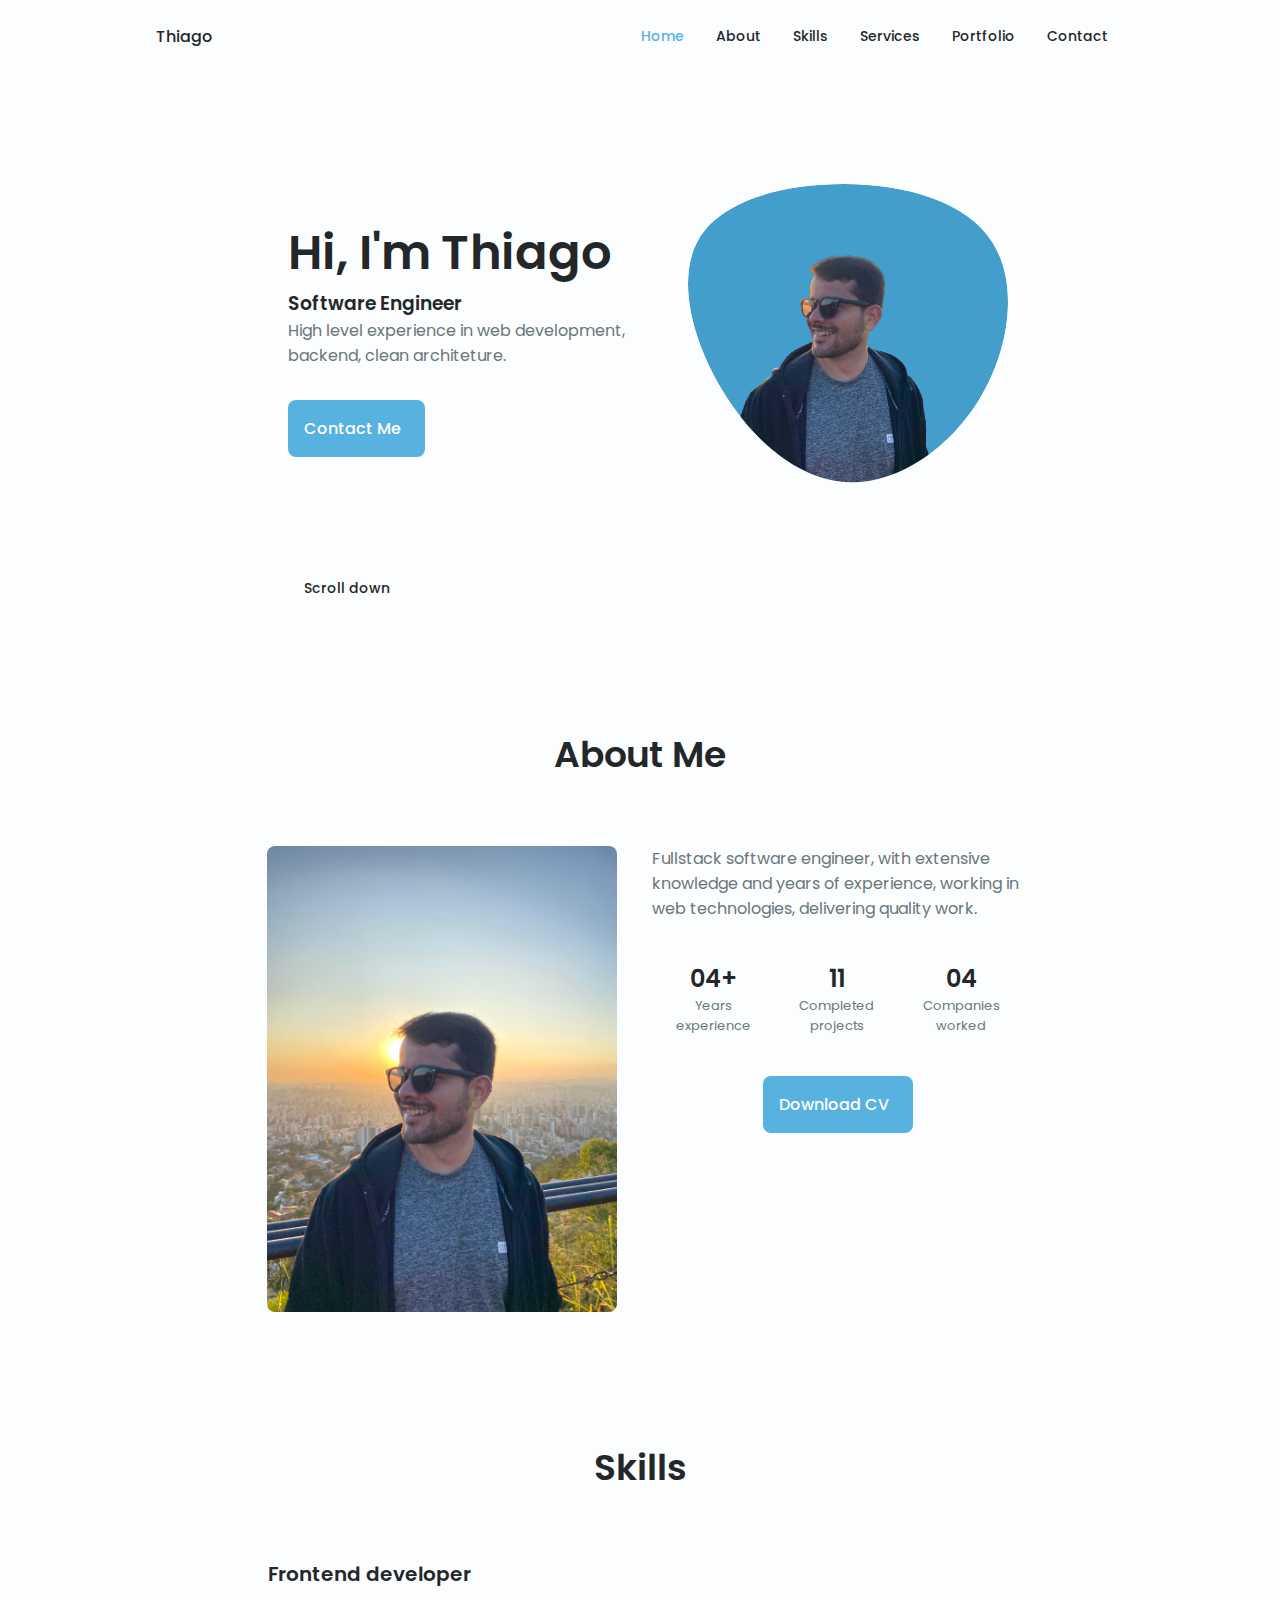
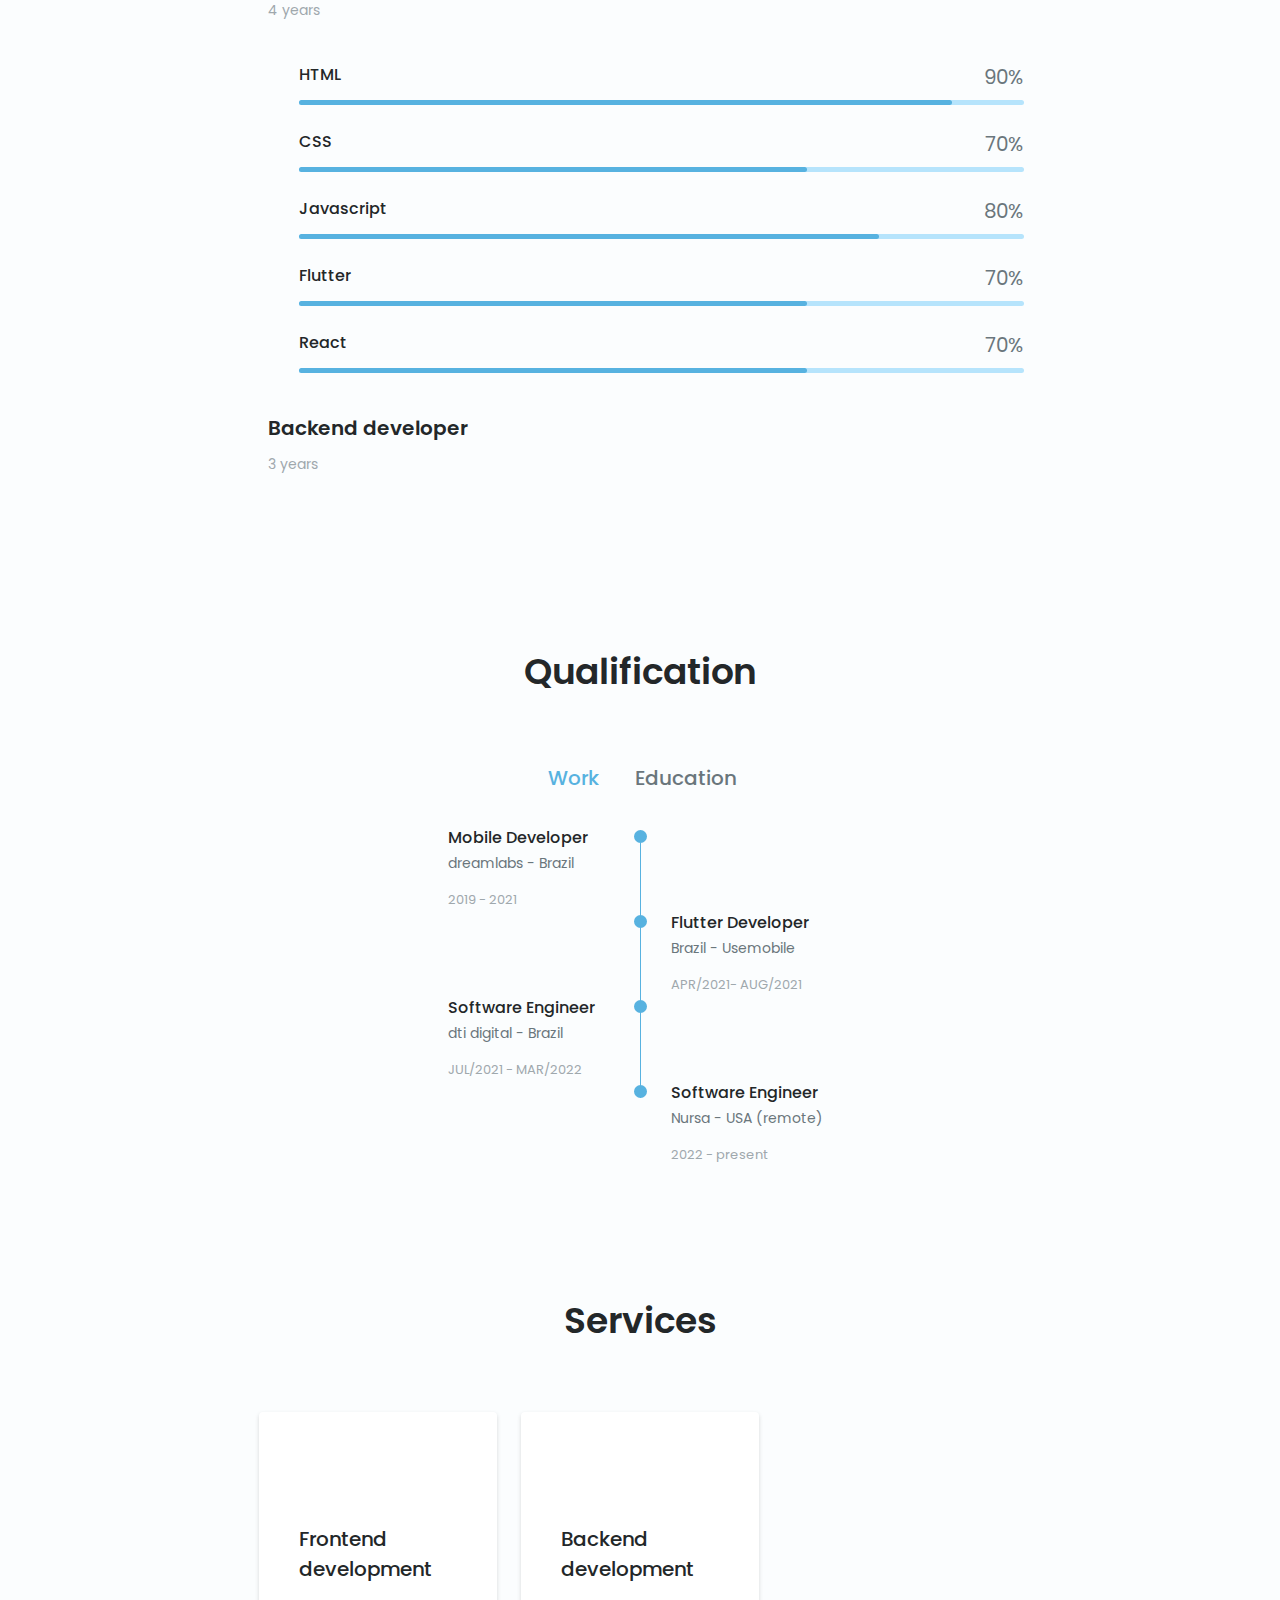
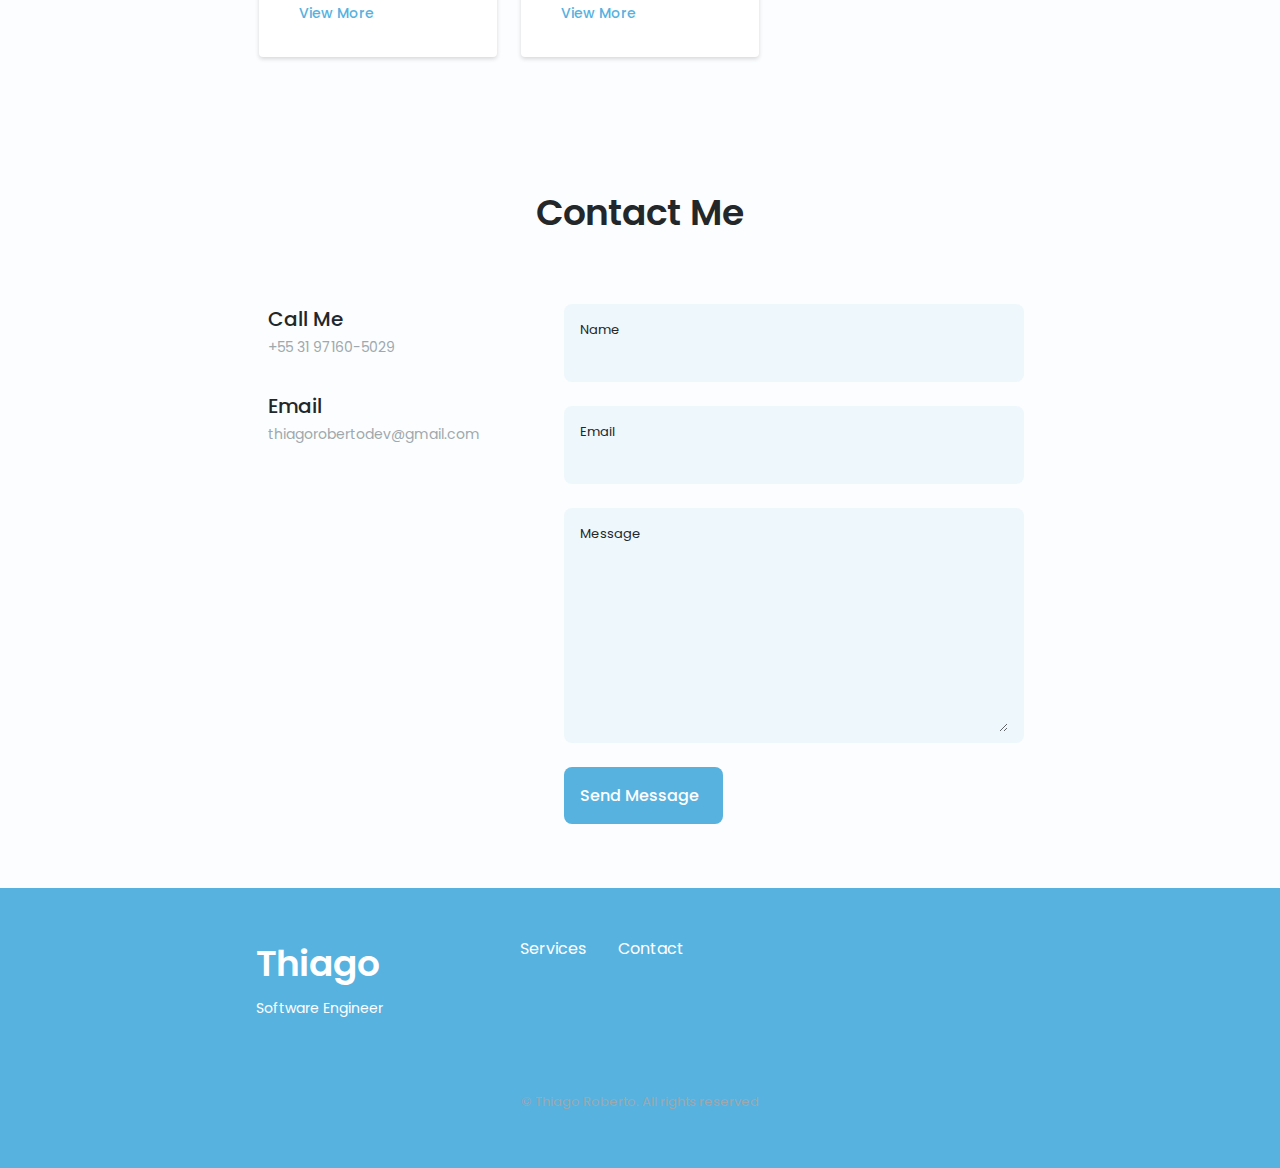
<file: index.html>
<!DOCTYPE html>
    <html lang="en">
    <head>
        <meta charset="UTF-8">
        <meta name="viewport" content="width=device-width, initial-scale=1.0">

        <!--==================== UNICONS ====================-->
        <link rel="stylesheet" href="https://unicons.iconscout.com/release/v4.0.0/css/line.css">
        
        <!--==================== SWIPER CSS ====================-->
        <link rel="stylesheet" href="">
        
        <!--==================== CSS ====================-->
        <link rel="stylesheet" href="assets/css/styles.css">

        <!--==================== EMAIL JS ===============-->
        <script>
            function submit_form(){
                var form = document.getElementById("contact__form");
                for (const element of form.elements) {
                    console.log(element);
                    if (element.value == null || element.value == '') {
                        alert(element.name + ' wasn`t provided. Please, fill in and try again');
                        return;
                    }
                }
                form.submit();
                alert("Your message has been sent, thank you! :)");
            }
            </script>

        <!--=================== FAVICON =================-->
        <title>Thiago Roberto: Software Engineer</title>
        <link rel="icon" type="image/png" href="assets/img/favicon.png" />
    </head>
    <body>
        <!--==================== HEADER ====================-->
        <header class="header" id="header">
            <nav class="nav container">
                <a href="#" class="nav__logo">Thiago</a>
                <div class="nav__menu" id="nav-menu">
                    <ul class="nav__list grid">
                        <li class="nav__item">
                            <a href="#home" class="nav__link active-link">
                                <i class="uil uil-estate nav__icon"></i> Home
                            </a>
                        </li>
                        <li class="nav__item">
                            <a href="#about" class="nav__link">
                                <i class="uil uil-user nav__icon"></i> About
                            </a>
                        </li>
                        <li class="nav__item">
                            <a href="#skills" class="nav__link">
                                <i class="uil uil-file-alt nav__icon"></i> Skills
                            </a>
                        </li>
                        <li class="nav__item">
                            <a href="#services" class="nav__link">  
                                <i class="uil uil-briefcase-alt nav__icon"></i> Services
                            </a>
                        </li>
                        <li class="nav__item">
                            <a href="#portfolio" class="nav__link">
                                <i class="uil uil-scenery nav__icon"></i> Portfolio
                            </a>
                        </li>
                        <li class="nav__item">
                            <a href="#contact" class="nav__link">
                                <i class="uil uil-message nav__icon"></i> Contact
                            </a>
                        </li>
                    </ul>
                    <i class="uil uil-times nav__close" id="nav-close"></i>
                </div>

                <div class="nav__btns">
                    <!-- Theme change button -->
                    <i class="uil uil-moon change-theme" id="theme-button"></i>
                    <div class="nav__toggle" id="nav-toggle">
                        <i class="uil uil-apps"></i>
                    </div>
                </div>
            </nav>
        </header>

        <!--==================== MAIN ====================-->
        <main class="main">
            <!--==================== HOME ====================-->
            <section class="home section" id="home">
                <div class="home__container container grid">
                    <div class="home__content grid">
                        <div class="home__social">

                            <a href="https://www.linkedin.com/in/thiagorobertodc23/" target="_blank" class="home__social-icon">
                                <i class="uil uil-linkedin-alt"></i>
                            </a>

                            <a href="https://github.com/thiagorobertodc" target="_blank" class="home__social-icon">
                                <i class="uil uil-github-alt"></i>
                            </a>

                        </div>

                        <div class="home__img">
                            <svg class="home__blob" viewBox="0 0 200 187" xmlns="http://www.w3.org/2000/svg" xmlns:xlink="http://www.w3.org/1999/xlink">
                                <mask id="mask0" mask-type="alpha">
                                    <path d="M190.312 36.4879C206.582 62.1187 201.309 102.826 182.328 134.186C163.346 165.547 
                                    130.807 187.559 100.226 186.353C69.6454 185.297 41.0228 161.023 21.7403 129.362C2.45775 
                                    97.8511 -7.48481 59.1033 6.67581 34.5279C20.9871 10.1032 59.7028 -0.149132 97.9666 
                                    0.00163737C136.23 0.303176 174.193 10.857 190.312 36.4879Z"/>
                                </mask>
                                <g mask="url(#mask0)">
                                    <path d="M190.312 36.4879C206.582 62.1187 201.309 102.826 182.328 134.186C163.346 
                                    165.547 130.807 187.559 100.226 186.353C69.6454 185.297 41.0228 161.023 21.7403 
                                    129.362C2.45775 97.8511 -7.48481 59.1033 6.67581 34.5279C20.9871 10.1032 59.7028 
                                    -0.149132 97.9666 0.00163737C136.23 0.303176 174.193 10.857 190.312 36.4879Z"/>
                                    <image class="home__blob-img" x="12" y="-36" href="assets/img/perfil.png"/>
                                </g>
                            </svg>
                            
                        </div>

                        <div class="home__data">
                            <h1 class="home__title">Hi, I'm Thiago</h1>
                            <h3 class="home_subtitle">Software Engineer</h3>
                            <p class="home__description">High level experience in web development, backend, clean architeture.</p>
                            <a href="#contact" class="button button--flex">
                                Contact Me <i class="uil uil-message button__icon"></i> 
                            </a>
                        </div>
                    </div>
                    <div class="home__scroll">
                        <a href="#about" class="home__scroll-button button--flex">
                            <i class="uil uil-mouse-alt home__scroll-mouse"></i>
                            <span class="home__scroll-name">Scroll down</span>
                            <i class="uil uil-arrow-down home__scroll-arrow"></i>
                        </a>
                    </div>
                </div>
            </section>

            <!--==================== ABOUT ====================-->
            <section class="about section" id="about">
                <h2 class="section__title">About Me</h2>
                <span class="section__subtitle"></span>

            <div class="about__container container grid">
                
                <img src="assets/img/about.jpg" alt="" class="about__img">
                

                <div class="about__data">
                    <p class="about__description">
                       Fullstack software engineer, with extensive knowledge and years of experience, 
                        working in web technologies, delivering quality work.
                    </p>

                    <div class="about__info">
                        <div>
                            <span class="about__info-title">04+</span>
                            <span class="about__info-name">Years <br> experience</span>
                        </div>

                        <div>
                            <span class="about__info-title">11</span>
                            <span class="about__info-name">Completed <br> projects</span>
                        </div>

                        <div>
                            <span class="about__info-title">04</span>
                            <span class="about__info-name">Companies <br> worked</span>
                        </div>
         
                    </div>
                    <div class="about__buttons">
                        <a href="assets/pdf/resume.pdf" class="button button--flex">
                           Download CV <i class="uil uil-download-alt button__icon"></i>
                        </a>
                    </div> 

                </div>
            </div>
            </section>

            <!--==================== SKILLS ====================-->
            <section class="skills section" id="skills">
                <h2 class="section__title">Skills</h2>
                <span class="section__subtitle"></span>

                <div class="skills__container container grid">
                    <div>
                        <!--==================== SKILLS 1 ====================-->
                        <div class="skills__content skills__open">
                            <div class="skills__header">
                                <i class="uil uil-brackets-curly skills__icon"></i>
                                <div>
                                    <h1 class="skills__title">Frontend developer</h1>
                                    <span class="skills__subtitle">4 years</span>
                                </div>

                                <i class="uil uil-angle-down skills__arrow"></i>
                            </div>

                            <div class="skills__list grid">
                                <div class="skills__data">
                                    <div class="skills__title">
                                        <h3 class="skills__name">HTML</h3>
                                        <span class="skills__number">90%</span>
                                    </div>
                                    <div class="skills__bar">
                                        <span class="skills__percentage skills__html">

                                        </span>
                                    </div>
                                </div>

                                <div class="skills__data">
                                    <div class="skills__title">
                                        <h3 class="skills__name">CSS</h3>
                                        <span class="skills__number">70%</span>
                                    </div>
                                    <div class="skills__bar">
                                        <span class="skills__percentage skills__css">
                                            
                                        </span>
                                    </div>
                                </div>

                                <div class="skills__data">
                                    <div class="skills__title">
                                        <h3 class="skills__name">Javascript</h3>
                                        <span class="skills__number">80%</span>
                                    </div>
                                    <div class="skills__bar">
                                        <span class="skills__percentage skills__js">
                                            
                                        </span>
                                    </div>
                                </div>

                                <div class="skills__data">
                                    <div class="skills__title">
                                        <h3 class="skills__name">Flutter</h3>
                                        <span class="skills__number">70%</span>
                                    </div>
                                    <div class="skills__bar">
                                        <span class="skills__percentage skills__flutter">
                                            
                                        </span>
                                    </div>
                                </div>

                                <div class="skills__data">
                                    <div class="skills__title">
                                        <h3 class="skills__name">React</h3>
                                        <span class="skills__number">70%</span>
                                    </div>
                                    <div class="skills__bar">
                                        <span class="skills__percentage skills__react">
                                            
                                        </span>
                                    </div>
                                </div>


                            </div>
                        </div>
                    

                
                        <!--==================== SKILLS 2 ====================-->
                        <div class="skills__content skills__close">
                            <div class="skills__header">
                                <i class="uil uil-server-network skills__icon"></i>
                                <div>
                                    <h1 class="skills__title">Backend developer</h1>
                                    <span class="skills__subtitle">3 years</span>
                                </div>

                                <i class="uil uil-angle-down skills__arrow"></i>
                            </div>

                            <div class="skills__list grid">
                                <div class="skills__data">
                                    <div class="skills__title">
                                        <h3 class="skills__name">Node.js</h3>
                                        <span class="skills__number">90%</span>
                                    </div>
                                    <div class="skills__bar">
                                        <span class="skills__percentage skills__node">

                                        </span>
                                    </div>
                                </div>

                                <div class="skills__data">
                                    <div class="skills__title">
                                        <h3 class="skills__name">Spring Boot</h3>
                                        <span class="skills__number">70%</span>
                                    </div>
                                    <div class="skills__bar">
                                        <span class="skills__percentage skills__sb">
                                            
                                        </span>
                                    </div>
                                </div>

                                <div class="skills__data">
                                    <div class="skills__title">
                                        <h3 class="skills__name">Firebase</h3>
                                        <span class="skills__number">80%</span>
                                    </div>
                                    <div class="skills__bar">
                                        <span class="skills__percentage skills__firebase">
                                            
                                        </span>
                                    </div>
                                </div>


                            </div>
                    </div>
                    </div>
                </div>
            </section>

            <!--==================== QUALIFICATION ====================-->
            <section class="qualification section">
                <h2 class="section__title">Qualification</h2>
                <span class="section__subtitle"></span>

                <div class="qualification__container container">
                    <div class="qualification__tabs">
                        <div class="qualification__button button--flex qualification__active" data-target="#work">
                            <i class="uil uil-briefcase-alt qualification__icon"></i>
                            Work
                        </div>

                        <div class="qualification__button button--flex" data-target="#education">
                            <i class="uil uil-graduation-cap qualification__icon"></i>
                            Education
                        </div>
                    </div>

                    <div class="qualification__sections">
                         <!--==================== QUALIFICATION CONTENT 1====================-->
                         <div class="qualification__content qualification__active" data-content id="work">
                            <!--==================== QUALIFICATION 2====================-->
                               <div class="qualification__data">
                                   <div>
                                       <h3 class="qualification__title">Mobile Developer</h3>
                                       <span class="qualification__subtitle">dreamlabs - Brazil</span>
                                       <div class="qualification__calendar">
                                           <i class="uil uil-calendar-alt"></i>
                                           2019 - 2021
                                       </div>
                                   </div>
   
                                   <div>
                                       <span class="qualification__rounder"></span>
                                       <span class="qualification__line"></span>
                                   </div>
                               </div>


                                                    <!--==================== QUALIFICATION 2====================-->
                               <div class="qualification__data">
                                <div></div>
                                <div>
                                    <span class="qualification__rounder"></span>
                                    <span class="qualification__line"></span>
                                </div>
                                   <div>
                                       <h3 class="qualification__title">Flutter Developer</h3>
                                       <span class="qualification__subtitle">Brazil - Usemobile</span>
                                       <div class="qualification__calendar">
                                           <i class="uil uil-calendar-alt"></i>
                                           APR/2021- AUG/2021
                                       </div>
                                   </div>
   
                            
                               </div>

                               <div class="qualification__data">
                                <div>
                                    <h3 class="qualification__title">Software Engineer</h3>
                                    <span class="qualification__subtitle">dti digital - Brazil</span>
                                    <div class="qualification__calendar">
                                        <i class="uil uil-calendar-alt"></i>
                                        JUL/2021 - MAR/2022
                                    </div>
                                </div>

                                <div>
                                    <span class="qualification__rounder"></span>
                                    <span class="qualification__line"></span>
                                </div>
                            </div>
                            
                            <div class="qualification__data">
                                <div></div>
                                <div>
                                    <span class="qualification__rounder"></span>
                                </div>

                                <div>
                                    <h3 class="qualification__title">Software Engineer</h3>
                                    <span class="qualification__subtitle">Nursa - USA (remote)</span>
                                    <div class="qualification__calendar">
                                        <i class="uil uil-calendar-alt"></i>
                                        2022 - present
                                    </div>
                                </div>
                                
                            </div>
                        </div>

                          <!--==================== QUALIFICATION CONTENT 1====================-->
                     
                        <div class="qualification__content" data-content id="education">
                            <!--==================== QUALIFICATION 1====================-->
                               <div class="qualification__data">
                                   <div>
                                       <h3 class="qualification__title">Computer Science</h3>
                                       <span class="qualification__subtitle">Brazil - UFOP</span>
                                       <div class="qualification__calendar">
                                           <i class="uil uil-calendar-alt"></i>
                                           2016 - 2021
                                       </div>
                                   </div>
   
                                   <div>
                                       <span class="qualification__rounder"></span>
                                       <span class="qualification__line"></span>
                                   </div>
                               </div>
   
                               <!--==================== QUALIFICATION 2====================-->
                               <div class="qualification__data">
                                   <div></div>
   
                                   <div>
                                       <span class="qualification__rounder"></span>
                                   </div>
   
                                   <div>
                                       <h3 class="qualification__title">TDD, Clean Architeture Course</h3>
                                       <span class="qualification__subtitle">Brazil - Rodrigo Manguinho</span>
                                       <div class="qualification__calendar">
                                           <i class="uil uil-calendar-alt"></i>
                                           2021
                                       </div>
                                   </div>
   
                               </div>
                           </div>
                    </div>
                </div>
            </section>

            <!--==================== SERVICES ====================-->
            <section class="services section" id="services">
                <h2 class="section__title">Services</h2>
                <span class="section__subtitle"></span>

                <div class="services__container container grid">
                    <!--==================== SERVICES 1 ====================-->
                    <div class="services__content">
                        <div>
                            <i class="uil uil-brackets-curly services__icon"></i>
                            <h3 class="services__title">Frontend <br> development</h3>
                        </div>

                        <span class="button button--flex button--small button--link services__button">
                            View More
                            <i class="uil uil-arrow-right button__icon"></i>
                        </span>

                        <div class="services__modal">
                            <div class="services__modal-content">
                                <h4 class="services__modal-title">
                                    Frontend <br> development
                                </h4>
                                <i class="uil uil-times services__modal-close"></i>

                                <ul class="services__modal-services grid">
                                    <li class="services__modal-service">
                                        <i class="uil uil-check-circle services__modal-icon"></i>
                                        <p>I develop a preview designed user interface.</p>
                                    </li>
                                    <li class="services__modal-service">
                                        <i class="uil uil-check-circle services__modal-icon"></i>
                                        <p>I deliver the project in 3 parts (Draft, Progress, Functional).</p>
                                    </li>
                                    <li class="services__modal-service">
                                        <i class="uil uil-check-circle services__modal-icon"></i>
                                        <p>I provide support after delivery for 3 months.</p>
                                    </li>
                                    <li class="services__modal-service">
                                        <i class="uil uil-check-circle services__modal-icon"></i>
                                        <p>I provide details about the whole process.</p>
                                    </li>
                                </ul>
                            </div>
                        </div>
                    </div>

                     <!--==================== SERVICES 2 ====================-->
                     <div class="services__content">
                        <div>
                            <i class="uil uil-server-network services__icon"></i>
                            <h3 class="services__title">Backend <br> development</h3>
                        </div>

                        <span class="button button--flex button--small button--link services__button">
                            View More
                            <i class="uil uil-arrow-right button__icon"></i>
                        </span>

                        <div class="services__modal">
                            <div class="services__modal-content">
                                <h4 class="services__modal-title">
                                    Backend <br> development
                                </h4>
                                <i class="uil uil-times services__modal-close"></i>

                                <ul class="services__modal-services grid">
                                    <li class="services__modal-service">
                                        <i class="uil uil-check-circle services__modal-icon"></i>
                                        <p>I develop a cohesive and organized API.</p>
                                    </li>
                                    <li class="services__modal-service">
                                        <i class="uil uil-check-circle services__modal-icon"></i>
                                        <p>I provide detailed documentation via Swagger.</p>
                                    </li>
                                    <li class="services__modal-service">
                                        <i class="uil uil-check-circle services__modal-icon"></i>
                                        <p>I provide support after delivery for 3 months.</p>
                                    </li>
                                    <li class="services__modal-service">
                                        <i class="uil uil-check-circle services__modal-icon"></i>
                                        <p>I provide details about the whole process.</p>
                                    </li>
                                </ul>
                            </div>
                        </div>
                    </div>
                </div>
            </section>

            <!--==================== PORTFOLIO ====================-->
            <section style="display: none" class="portfolio section" id="portfolio">
                
            </section>

            <!--==================== PROJECT IN MIND ====================-->
            <section style="display: none" class="project section">

            </section>

            <!--==================== TESTIMONIAL ====================-->
            <section style="display: none;" class="testimonial section">
                
            </section>

            <!--==================== CONTACT ME ====================-->
            <section class="contact section" id="contact">
                <h2 class="section__title">Contact Me</h2>
                <span class="section__subtitle"></span>

                <div class="contact__container container grid">
              <div>
                <div class="contact__information">
                    <i class="uil uil-phone contact__icon"></i>

                   <div>
                    <h3 class="contact__title">Call Me</h3>
                    <span class="contact__subtitle">+55 31 97160-5029</span>
                   </div>
                </div>

                <div class="contact__information">
                    <i class="uil uil-envelope contact__icon"></i>

                   <div>
                    <h3 class="contact__title">Email</h3>
                    <span class="contact__subtitle">thiagorobertodev@gmail.com</span>
                   </div>
                </div>
              </div>
                    <form action="https://formspree.io/f/mqknoppg" method="POST" id="contact__form" class="contact__form">
                        <div class="contact__inputs grid">
                            <div class="contact__content">
                                <label for="" class="contact__label">Name</label>
                                <input type="text" name="name" class="contact__input">
                            </div>
                            <div class="contact__content">
                                <label for="" class="contact__label">Email</label>
                                <input type="email" name="email" class="contact__input">
                            </div>
                            <!-- <div class="contact__content">
                                <label for="" class="contact__label">Project</label>
                                <input type="text" name="project" class="contact__input">
                            </div> -->
                            <div class="contact__content">
                                <label for="" class="contact__label">Message</label>
                                <textarea name="message" id="" cols="0" rows="7" class="contact__input"></textarea>
                            </div>

                            <div onclick="submit_form()">
                                <a class="button button--flex">
                                    Send Message
                                    <i class="uil uil-message button__icon"></i>
                                </a>
                            </div>
                        </div>
                        

                       
                    </form>
                </div>
            </section>
        </main>

        <!--==================== FOOTER ====================-->
        <footer class="footer">
         <div class="footer__bg">
            <div class="footer__container container grid">
                <div>
                    <h1 class="footer__title">Thiago</h1>
                    <span class="footer__subtitle">Software Engineer</span>
                </div>

                <ul class="footer__links">
                    <li>
                        <a href="#services" class="footer__link">Services</a>
                    </li>
                    <li>
                        <a href="#contact" class="footer__link">Contact</a>
                    </li>
                </ul>

                <div class="footer__socialss">
                    <a title="Twitter" href="https://twitter.com/thiagorobertodc" target="_blank" class="footer__socials">
                        <i class="uil uil-twitter-alt"></i>
                    </a>
                    <a title="Instagram" href="https://instagram.com/thiagorobertodc" target="_blank" class="footer__socials">
                        <i class="uil uil-instagram"></i>
                    </a>
                    <a title="Spotify" href="https://open.spotify.com/user/12151208073?si=e88ed973fae24189" target="_blank" class="footer__socials">
                        <i class="uil uil-music"></i>
                    </a>
                </div>
            </div>

            <p class="footer__copy">&#169; Thiago Roberto. All rights reserved</p>
         </div>
        </footer>
        
        <!--==================== SCROLL TOP ====================-->
        <a href="#" class="scrollup" id="scroll-up">
            <i class="uil uil-arrow-up scrollup__icon"></i>
        </a>

        <!--==================== SWIPER JS ====================-->
        <script src=""></script>

        <!--==================== MAIN JS ====================-->
        <script src="assets/js/main.js"></script>
    </body>
</html>
</file>
<file: assets/css/styles.css>
/*==================== GOOGLE FONTS ====================*/
@import url('https://fonts.googleapis.com/css2?family=Poppins:wght@400;500;600&display=swap');

/*==================== VARIABLES CSS ====================*/
:root {
    --header-height: 3rem;

    /*========== Colors ==========*/
    /* Change favorite color */
    --hue-color: 200; /*Purple 250 - Green 142 - Blue 230 - Pink 340*/

    /* HSL color mode */
    --first-color: hsl(var(--hue-color), 69%, 61%);
    --first-color-second: hsl(var(--hue-color), 69%, 61%);
    --first-color-alt: hsl(var(--hue-color), 57%, 53%);
    --first-color-lighter: hsl(var(--hue-color), 92%, 85%);
    --title-color: hsl(var(--hue-color), 8%, 15%);
    --text-color: hsl(var(--hue-color), 8%, 45%);
    --text-color-light: hsl(var(--hue-color), 8%, 65%);
    --input-color: hsl(var(--hue-color), 70%, 96%);
    --body-color: hsl(var(--hue-color), 60%, 99%);
    --container-color: #fff;
    --scroll-bar-color: hsl(var(--hue-color), 12%, 90%);
    --scroll-thumb-color: hsl(var(--hue-color), 12%, 80%);

    /*========== Font and typography ==========*/
    --body-font: 'Poppins', sans-serif;

    /* .5rem = 8px, 1rem = 16px, 1.5rem = 24px ... */
    --big-font-size: 2rem;
    --h1-font-size: 1.5rem;
    --h2-font-size: 1.25rem;
    --h3-font-size: 1.125rem;
    --normal-font-size: .938rem;
    --small-font-size: .813rem;
    --smaller-font-size: .75rem;

    /*========== Font weight ==========*/
    --font-medium: 500;
    --font-semi-bold: 600;

    /*========== Margenes Bottom ==========*/
    /* .25rem = 4px, .5rem = 8px, .75rem = 12px ... */
    --mb-0-25: .25rem;
    --mb-0-5: .5rem;
    --mb-0-75: .75rem;
    --mb-1: 1rem;
    --mb-1-5: 1.5rem;
    --mb-2: 2rem;
    --mb-2-5: 2.5rem;
    --mb-3: 3rem;

    /*========== z index ==========*/
    --z-tooltip: 10;
    --z-fixed: 100;
    --z-modal: 1000;
}

/* Font size for large devices */
@media screen and (min-width: 968px) {
    :root {
        --big-font-size: 3rem;
        --h1-font-size: 2.25rem;
        --h2-font-size: 1.5rem;
        --h3-font-size: 1.25rem;
        --normal-font-size: 1rem;
        --small-font-size: .875rem;
        --smaller-font-size: .813rem;
    }
}

/*========== Variables Dark theme ==========*/
body.dark-theme {
   /* HSL color mode */
   --first-color-second: hsl(var(--hue-color), 30%, 8%);
   --title-color: hsl(var(--hue-color), 8%, 95%);
   --text-color: hsl(var(--hue-color), 8%, 75%);
   --input-color: hsl(var(--hue-color), 29%, 16%);
   --body-color: hsl(var(--hue-color), 28%, 12%);
   --container-color: hsl(var(--hue-color), 29%, 16%);
   --scroll-bar-color: hsl(var(--hue-color), 12%, 48%);
   --scroll-thumb-color: hsl(var(--hue-color), 12%, 36%);
}

/*========== Button Dark/Light ==========*/
.nav__btns {
  display: flex;
  align-items: center;  
}

.change-theme {
  font-size: 1.25rem;
  color: var(--title-color);
  margin-right: var(--mb-1);
  cursor: pointer;
}

.change-theme:hover {
  color: var(--first-color);

}

/*==================== BASE ====================*/
* {
  box-sizing: border-box;
  padding: 0;
  margin: 0;
}

html {
  scroll-behavior: smooth;
}

body {
  margin: 0 0 var(--header-height) 0;
  font-family: var(--body-font);
  font-size: var(--normal-font-size);
  background-color: var(--body-color);
  color: var(--text-color);
}

h1, h2, h3, h4 {
  color: var(--title-color);
  font-weight: var(--font-semi-bold);
}

ul {
  list-style: none;
}

a {
  text-decoration: none;
}

img {
  max-width: 100%;
  height: auto;
}

/*==================== REUSABLE CSS CLASSES ====================*/
.section {
  padding: 2rem 0 4rem;
}

.section__title {
  font-size: var(--h1-font-size);
  color: var(--title-color);
}

.section__subtitle {
  display: block;
  font-size: var(--small-font-size);
  margin-bottom: var(--mb-3);
}

.section__title, 
.section__subtitle {
  text-align: center;
}

/*==================== LAYOUT ====================*/
.container {
  max-width: 768px;
  margin-left: var(--mb-1-5);
  margin-right: var(--mb-1-5);
}

.grid {
  display: grid;
  gap: 1.5rem;
}

.header {
  width: 100%;
  position: fixed;
  bottom: 0;
  left: 0;
  z-index: var(--z-fixed);
  background-color: var(--body-color);
}

/*==================== NAV ====================*/
.nav {
  max-width: 968px;
  height: var(--header-height);
  display: flex;
  justify-content: space-between;
  align-items: center;
}

.nav__logo,
.nav__toggle {
  color: var(--title-color);
  font-weight: var(--font-medium);
}

.nav__logo:hover {
  color: var(--first-color);
}

.nav__toggle {
  font-size: 1.1rem;
  cursor: pointer;
}

.nav__toggle:hover {
  color: var(--first-color);
}

@media screen and (max-width: 767px) {
  .nav__menu{
    position: fixed;
    bottom: -100%;
    left: 0;
    width: 100%;
    background-color: var(--body-color);
    padding: 2rem 1.5rem 4rem;
    box-shadow: 0 -1px 4px rgba(0,0,0,.15);
    border-radius: 1.5rem 1.5rem 0 0;
    transition: .3s;
  }
}

.nav__list {
  grid-template-columns: repeat(3, 1fr);
  gap: 2rem;
}

.nav__link {
  display: flex;
  flex-direction: column;
  align-items: center;
  font-size: var(--small-font-size);
  color: var(--title-color);
  font-weight: var(--font-medium);
}

.nav__link:hover {
  color: var(--first-color);
}

.nav__icon {
  font-size: 1.2rem;
}

.nav__close {
  position: absolute;
  right: 1.3rem;
  bottom: .5rem;
  font-size: 1.5rem;
  cursor: pointer;
  color: var(--first-color);
}

.nav__close:hover {
  color: var(--first-color-alt);
}
/* show menu */
.show-menu {
  bottom: 0;
}

/* Active link */
.active-link {
  color: var(--first-color);
}

/* Change background header */
.scroll-header {
  box-shadow: 0 -1px 4px rgba(0,0,0,.15);
}

/*==================== HOME ====================*/
.home__container {
  gap: 1rem;
}

.home__content {
  grid-template-columns: .5fr 3fr;
  padding-top: 3.5rem;
  align-items: center;
}

.home__social {
  display: grid;
  grid-template-columns: max-content;
  row-gap: 1rem;
}

.home__social-icon {
  font-size: 1.25rem;
  color: var(--first-color);
}

.home__social-icon:hover {
  color: var(--first-color-alt);
}

.home__blob {
  width: 200px;
  fill: var(--first-color-alt);
}

.home__blob-img {
  width: 170px;
}

.home__data {
  grid-column: 1/3;
}

.home__title {
  font-size: var(--big-font-size);
}

.home__subtitle {
  font-size: var(--h3-font-size);
  color: var(--text-color);
  font-weight: var(--font-medium);
  margin-bottom: var(--mb-0-75);
}

.home__description {
  margin-bottom: var(--mb-2);
}

.home__scroll {
  display: none;
}

.home__scroll-button {
  color: var(--first-color);
  transition: .3s;
}

.home__scroll-button:hover {
  transform: translateY(.25rem);
}

.home__scroll-mouse {
  font-size: 2rem;
}

.home__scroll-name {
  font-size: var(--small-font-size);
  color: var(--title-color);
  font-weight: var(--font-medium);
  margin-right: var(--mb-0-25);
}

.home__scroll-arrow {
  font-size: 1.25rem;

}

/*==================== BUTTONS ====================*/
.button{
  display: inline-block;
  background-color: var(--first-color);
  color: #FFF;
  padding: 1rem;
  border-radius: .5rem;
  font-weight: var(--font-medium);
}

.button:hover {
  background-color: var(--first-color-alt);
}

.button__icon {
  font-size: 1.25rem;
  margin-left: var(--mb-0-5);
  transition: .3s;
}

.button--flex {
  display: inline-flex;
  align-items: center;
  
}

.button--small {
  padding: .75rem 1rem;
}

.button--link {
  padding: 0;
  background-color: transparent;
  color: var(--first-color);
}

.button--link:hover {
  background-color: transparent;
  color: var(--first-color-alt);
}

/*==================== ABOUT ====================*/
.about__img {
  width: 100px;
  border-radius: .5rem;
  justify-self: center;
  align-self: center;
}

.about__description {
  text-align: center;
  margin-bottom: var(--mb-2-5);
}

.about__info {
  display: flex;
  justify-content: space-evenly;
  margin-bottom: var(--mb-2-5);
}

.about__info-name {
  font-size: var(--smaller-font-size);
}

.about__info-title {
  font-size: var(--h2-font-size);
  font-weight: var(--font-semi-bold);
  color: var(--title-color);
}

.about__info-title,
.about__info-name {
  display: block;
  text-align: center; 
}

.about__buttons {
  display: flex;
  justify-content: center;

}

/*==================== SKILLS ====================*/
.skills__container {
  row-gap: 0;
}

.skills__header {
  display: flex;
  align-items: center;
  margin-bottom: var(--mb-2-5);
  cursor: pointer;

}

.skills__icon,
.skills__arrow {
  font-size: 2rem;
  color: var(--first-color);

}

.skills__icon {
  margin-right: var(--mb-0-75);
}

.skills__title {
  font-size: var(--h3-font-size);
}

.skills__subtitle {
  font-size: var(--small-font-size);
  color: var(--text-color-light);
}

.skills__arrow {
  margin-left: auto;
  transition: .4s;
}

.skills__list {
  row-gap: 1.5rem;
  padding-left: 2.7rem;
}

.skills__title {
  display: flex;
  justify-content: space-between;
  margin-bottom: var(--mb-0-5);
}

.skills__name {
  font-size: var(--normal-font-size);
  font-weight: var(--font-medium);
}

.skills__bar,
.skills__percentage {
  height: 5px;
  border-radius: .25rem;
}

.skills__bar {
  background-color: var(--first-color-lighter);
}

.skills__percentage {
  display: block;
  background-color: var(--first-color);
}

.skills__html {
  width: 90%;
}

.skills__css {
  width: 70%;
}

.skills__js {
  width: 80%;
}

.skills__flutter {
  width: 70%;
}

.skills__react {
  width: 70%;
}

.skills__node {
  width: 60%;
}

.skills__sb {
  width: 70%;
}

.skills__firebase {
  width: 80%;
}

.skills__close .skills__list {
  height: 0;
  overflow: hidden;
}

.skills__open .skills__list {
  height: max-content;
  margin-bottom: var(--mb-2-5);
}

.skills__open .skills__arrow {
  transform: rotate(-180deg);
}
/*==================== QUALIFICATION ====================*/
.qualification__tabs {
  display: flex;
  justify-content: space-evenly;
  margin-bottom: var(--mb-2);
}

.qualification__button {
  font-size:  var(--h3-font-size);
  font-weight: var(--font-medium);
  cursor: pointer;
}

.qualification__button:hover {
  color: var(--first-color);
}

.qualification__icon {
  font-size: 1.8rem;
  margin-right: var(--mb-0-25);
}

.qualification__data {
  display: grid;
  grid-template-columns: 1fr max-content 1fr;
  column-gap: 1.5rem;
}

.qualification__title {
  font-size: var(--normal-font-size);
  font-weight: var(--font-medium);
}

.qualification__subtitle {
  display: inline-block;
  font-size: var(--small-font-size);
  margin-bottom: var(--mb-1);
}

.qualification__calendar {
  font-size: var(--smaller-font-size);
  color: var(--text-color-light);

}

.qualification__rounder {
  display: inline-block;
  width: 13px;
  height: 13px;
  background-color: var(--first-color);
  border-radius: 50%;
}

.qualification__line {
  display: block;
  width: 1px;
  height: 100%;
  background-color: var(--first-color);
  transform: translate(6px, -7px);
}

.qualification [data-content] {
  display: none;

}

.qualification__active[data-content] {
  display: block;
}

.qualification__button.qualification__active {
  color: var(--first-color);
}

/*==================== SERVICES ====================*/
.services__container {
  gap: 1.5rem;
  grid-template-columns: repeat(2, 1fr);
}

.services__content {
  position: relative;
  background-color: var(--container-color);
  padding: 3.5rem 5rem 1.25rem 1.5rem;
  border-radius: .25rem;
  box-shadow: 0 2px 4px rgba(0,0,0,.15);
  transition: .3s;
}

.services__content:hover {
  box-shadow: 0 4px 8px rgba(0,0,0,.15);
}

.services__icon {
  display: block;
  font-size: 1.5rem;
  color: var(--first-color);
  margin-bottom: var(--mb-1);
}

.services__title {
  font-size: var(--h3-font-size);
  margin-bottom: var(--mb-1);
  font-weight: var(--font-medium); 
}

.services__button {
  cursor: pointer;
  font-size: var(--small-font-size);
}

.services__button:hover .button__icon {
  transform: translateX(.25rem);
}

.services__modal {
  position: fixed;
  top: 0;
  left: 0;
  right: 0;
  bottom: 0;
  background-color: rgba(0,0,0,.5);
  display: flex;
  align-items: center;
  justify-content: center;
  padding: 0 1rem;
  z-index: var(--z-modal);
  opacity: 0;
  visibility: hidden;
  transition: .3s;
}

.services__modal-content {
  position: relative;
  background-color: var(--container-color);
  padding: 1.5rem;
  border-radius: .5rem;
}

.services__modal-services {
  row-gap: 1rem;
}

.services__modal-service {
  display: flex;
}

.services__modal-title {
  font-size: var(--h3-font-size);
  font-weight: var(--font-medium);
  margin-bottom: var(--mb-1-5);
}

.services__modal-close {
  position: absolute;
  top: 1rem;
  right: 1rem;
  font-size: 1.5rem;
  color: var(--first-color);
  cursor: pointer;
}

.services__modal-icon {
  color: var(--first-color);
  margin-right: var(--mb-0-25);
  
}
/* Active Modal */
.active-modal {
  opacity: 1;
  visibility: visible;
}

/*==================== PORTFOLIO ====================*/


/*==================== PROJECT IN MIND ====================*/


/*==================== TESTIMONIAL ====================*/


/*==================== CONTACT ME ====================*/
.contact__container {
  row-gap: 3rem;
}

.contact__information {
  display: flex;
  margin-bottom: var(--mb-2);
}

.contact__icon {
  font-size: 2rem;
  color: var(--first-color);
  margin-right: var(--mb-0-75);
}

.contact__title {
  font-size: var(--h3-font-size);
  font-weight: var(--font-medium);
}

.contact__subtitle {
  font-size: var(--small-font-size);
  color: var(--text-color-light);
}

.contact__content {
  background-color: var(--input-color);
  border-radius: .5rem;
  padding: .75rem 1rem .25rem;
}

.contact__label {
  font-size: var(--smaller-font-size);
  color: var(--title-color);
}

.contact__input {
  width: 100%;
  background-color: var(--input-color);
  color: var(--text-color);
  font-family: var(--body-font);
  font-size: var(--normal-font-size);
  border: none;
  outline: none;
  padding: .25rem .5rem .5rem 0;
}

/*==================== FOOTER ====================*/
.footer {
  padding-top: 2rem;
}

.footer__container {
  row-gap: 3.5rem;
}

.footer__bg {
  background-color: var(--first-color);
  padding: 2rem 0 3rem;
}

.footer__title {
  font-size: var(--h1-font-size);
  margin-bottom: var(--mb-0-25);
}

.footer__subtitle {
  font-size: var(--small-font-size);
}

.footer__links {
  display: flex;
  flex-direction: column;
  row-gap: 1.5rem;
}

.footer__link:hover {
  color: var(--first-color-lighter);
}

.footer__socials {
  font-size: 1.25rem;
  margin-right: var(--mb-1-5);
}

.footer__socials:hover {
  color: var(--first-color-lighter);
}

.footer__copy {
  font-size: var(--smaller-font-size);
  text-align: center;
  color: var(--text-color-light);
  margin-top: var(--mb-3);
}

.footer__title,
.footer__subtitle,
.footer__socials,
.footer__link {
  color: #fff;
}
/*========== SCROLL UP ==========*/
.scrollup {
  position: fixed;
  right: 1rem;
  bottom: -20%;
  background-color: var(--first-color);
  opacity: .8;
  padding: 0 .3rem;
  border-radius: .4rem;
  z-index: var(--z-tooltip);
  transition: .4s;
}

.scrollup:hover {
  background-color: var(--first-color-alt);
}

.scrollup__icon {
  font-size: 1.5rem;
  color: #fff;
}

/* Show scroll */
.show-scroll {
  bottom: 5rem;
}

/*========== SCROLL BAR ==========*/
::-webkit-scrollbar{
  width: .60rem;
  background-color: var(--scroll-bar-color);
  border-radius: .5rem;
}

::-webkit-scrollbar-thumb {
  background-color: var(--scroll-thumb-color);
  border-radius: .5rem;
}

::-webkit-scrollbar-thumb:hover {
  background-color: var(--text-color-light);
}

/*==================== MEDIA QUERIES ====================*/
/* For small devices */
@media screen and (max-width: 350px) {
  .container {
    margin-left: var(--mb-1);
    margin-right: var(--mb-1);
  }

  .nav__menu {
    padding: 2rem .25rem 4rem;
  }

  .nav__list {
    column-gap: 0;
  }

  .home__content {
    grid-template-columns: .25fr 3fr;
  }

  .home__blob {
    width: 180px;
  }

  .skills__title {
    font-size: var(--normal-font-size);
  }

  .qualification__data {
    gap: .5rem;
  }

  .services__container {
    grid-template-columns: max-content;
    justify-content: center;
  }

  .services__content {
    padding-right: 3.5rem;
  }

  .services__modal {
    padding: 0 .5rem;
  }

  .project__img {
    width: 200px;
  }

  .testimonial__data,
  .testimonial__header {
    flex-direction: column;
    align-items: center;
  }

  .testimonial__img {
    margin-right: 0;
    margin-bottom: var(--mb-0-25);
  }

  .testimonial__data,
  .testmionial__img {
    text-align: center;
  }
}

@media screen and (max-width: 420px) {
  .services__container {
    grid-template-columns: unset;
    justify-content: center;
  }
}

/* For medium devices */
@media screen and (min-width: 568px) {
  .home__content {
    grid-template-columns: max-content 1fr 1fr;
  }

  .home__data {
    grid-column: initial;
  }

  .home__img {
    order: 1;
    justify-self: center;
  }

  .about__container,
  /* .skills__container, */
  .portfolio__content,
  .project__container,
  .contact__container,
  .footer__container {
    grid-template-columns: repeat(2, 1fr);
  }

  .qualification__sections {
    display: grid;
    grid-template-columns: .6fr;
    justify-content: center;
  }
}

@media screen and (min-width: 768px) {
  .container {
    margin-left: auto;
    margin-right: auto;
  }

  body {
    margin: 0;
  }

  .section {
    padding: 6rem 0 2rem;
  }

  .section__subtitle {
    margin-bottom: 4rem;
  }

  .header {
    top: 0;
    bottom: initial;
  }

  .header,
  .main,
  .footer__container {
    padding: 0 1rem;
  }

  .nav {
    height: calc(var(--header-height) + 1.5rem);
    column-gap: 1rem;
  }

  .nav__icon,
  .nav__close,
  .nav__toggle {
    display: none;
  }

  .nav__list {
    display: flex;
    column-gap: 2rem;
  }

  .nav__menu {
    margin-left: auto;
  }

  .change-theme {
    margin: 0;
  }

  .home__container {
    row-gap: 5rem;
  }

  .home__content {
    padding-top: 5.5rem;
    column-gap: 2rem;
  }

  .home__blob {
    width: 270px;
  }

  .home__scroll {
    display: block;
  }

  .home__scroll-button {
    margin-left: 3rem;
  }

  .about__cointainer {
    column-gap: 5rem;
  }

  .about__img {
    width: 350px;
  }

  .about__description {
    text-align: initial;
  }

  .about__info {
    justify-content: center;
  }

  .about__buttons {
    justify-content: initial;
  }

  .qualification__tabs {
    justify-content: center;
  }

  .qualification__button {
    margin: 0 var(--mb-1);
  }

  .qualification__sections {
    grid-template-columns: .5fr;
  }

  .services__container {
    grid-template-columns: repeat(3, 218px);
    justify-content: center;
  }

  .services__icon {
    font-size: 2rem;
  }

  .services__content {
    padding: 6rem 0 2rem 2.5rem;
  }

  .services__modal-content {
    width: 450px;
  }

  .portfolio__img {
    width: 320px;
  }

  .portfolio__content {
    align-items: center;
  }

  .project {
    text-align: initial;
  }

  .project__bg {
    background: none;
  }

  .project__container {
    background-color: var(--first-color-second);
    border-radius: 1rem;
    padding: 3rem 2.5rem 0;
    grid-template-columns: 1fr max-content;
    column-gap: 3rem;
  }

  .project__data {
    padding-top: .8rem;
  }

  .footer__container {
    grid-template-columns: repeat(3, 1fr);
  }

  .footer__bg {
    padding: 3rem 0 3.5rem;
  }

  .footer__links {
    flex-direction: row;
    column-gap: 2rem;
  }

  .footer__socials {
    justify-self: flex-end;
  }

  .footer__copy {
    margin-top: 4.5rem;
  }
}

/* For large devices */
@media screen and (min-width: 1024px) {
  .header,
  .main,
  .footer__container {
    padding: 0;
  }

  .home__blob {
    width: 320px;
  }

  .about__info {
    justify-content: space-around;
  }

  .about__buttons {
    justify-content: center;
  }

  .home__social {
    transform: translateX(-6rem);
  }

  .services__container {
    grid-template-columns: repeat(3, 238px);
  }

  .project__container {
    column-gap: 5rem;
  }

  .contact__form {
    width: 460px;
  }

  .contact__input {
    grid-template-columns: repeat(2, 1fr);
  }
}
</file>
